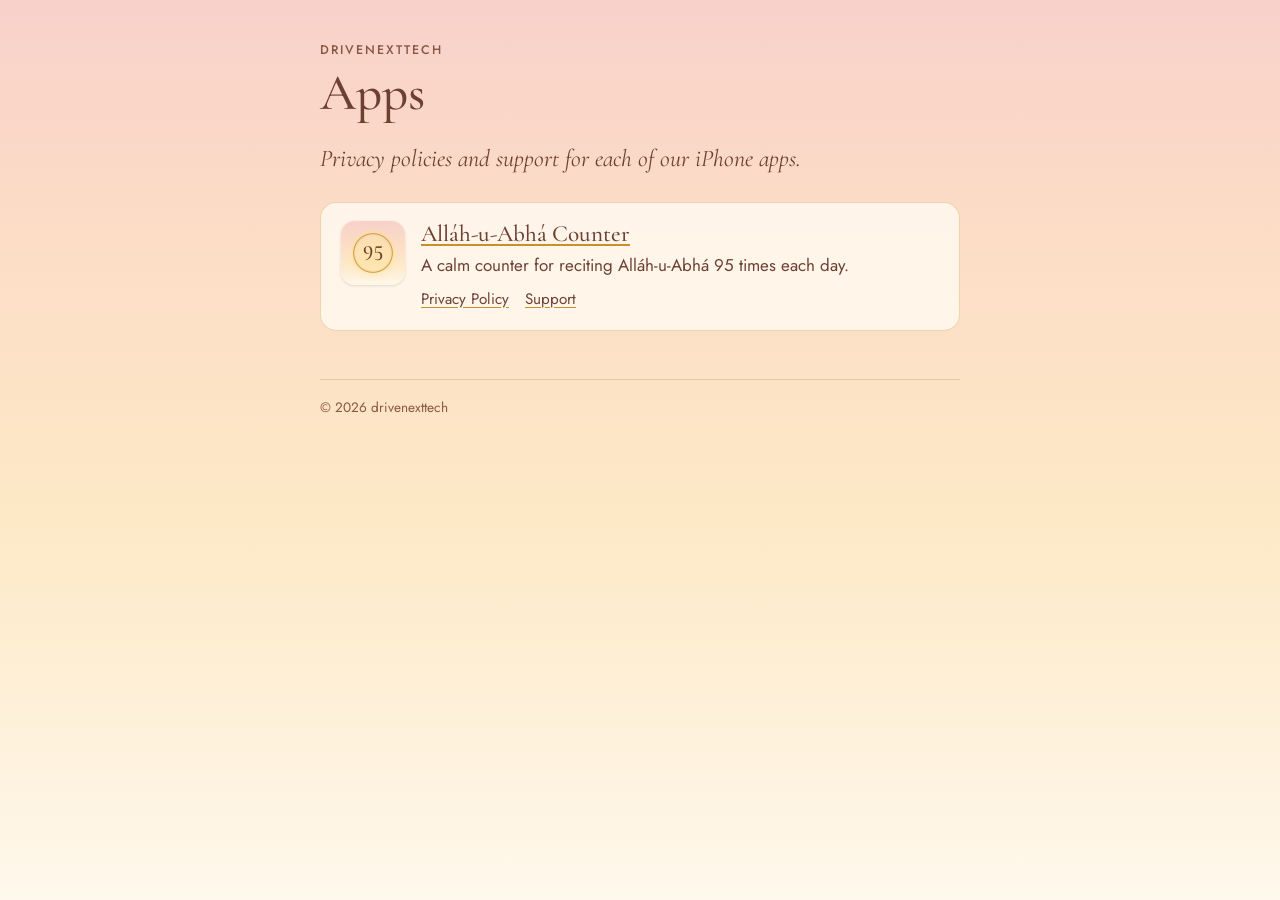
<file: index.html>
<!doctype html>
<html lang="en">
<head>
<meta charset="utf-8">
<meta name="viewport" content="width=device-width, initial-scale=1">
<title>drivenexttech apps</title>
<meta name="description" content="iPhone apps by drivenexttech, with privacy policies and support for each.">
<link rel="icon" href="assets/allah-u-abha-counter-icon.png">
<link rel="stylesheet" href="assets/style.css">
</head>
<body>
<div class="wrap">
  <main>
    <div class="title">
      <p class="eyebrow">drivenexttech</p>
      <h1>Apps</h1>
      <p class="lede">Privacy policies and support for each of our iPhone apps.</p>
    </div>

    <ul class="apps">
      <li class="app">
        <img src="assets/allah-u-abha-counter-icon.png" alt="">
        <div>
          <h2><a href="allah-u-abha-counter/"><span class="nb">Alláh-u-Abhá</span> Counter</a></h2>
          <p>A calm counter for reciting <span class="nb">Alláh-u-Abhá</span> 95 times each day.</p>
          <div class="links">
            <a href="allah-u-abha-counter/privacy/">Privacy Policy</a>
            <a href="allah-u-abha-counter/support/">Support</a>
          </div>
        </div>
      </li>
    </ul>
  </main>

  <footer>© 2026 drivenexttech</footer>
</div>
</body>
</html>
</file>
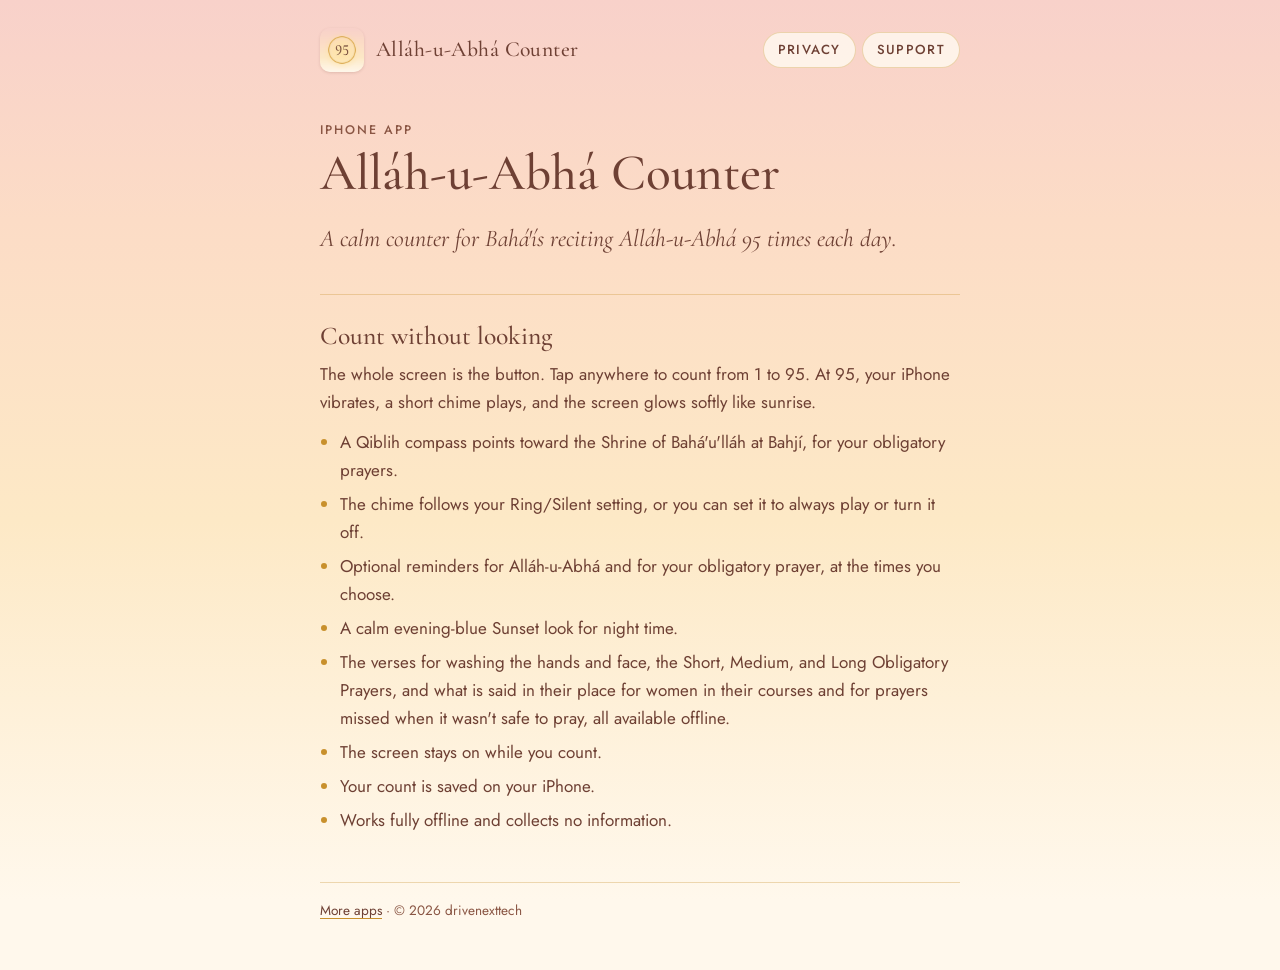
<file: allah-u-abha-counter/index.html>
<!doctype html>
<html lang="en">
<head>
<meta charset="utf-8">
<meta name="viewport" content="width=device-width, initial-scale=1">
<title>Alláh-u-Abhá Counter</title>
<meta name="description" content="A calm iPhone counter for reciting Alláh-u-Abhá 95 times each day.">
<link rel="icon" href="../assets/allah-u-abha-counter-icon.png">
<link rel="stylesheet" href="../assets/style.css">
</head>
<body>
<div class="wrap">
  <header class="top">
    <a class="brand" href="./">
      <img src="../assets/allah-u-abha-counter-icon.png" alt="">
      <span><span class="nb">Alláh-u-Abhá</span> Counter</span>
    </a>
    <nav class="nav" aria-label="App pages">
      <a href="privacy/">Privacy</a>
      <a href="support/">Support</a>
    </nav>
  </header>

  <main>
    <div class="title">
      <p class="eyebrow">iPhone app</p>
      <h1><span class="nb">Alláh-u-Abhá</span> Counter</h1>
      <p class="lede">A calm counter for Bahá'ís reciting <span class="nb">Alláh-u-Abhá</span> 95 times each day.</p>
    </div>

    <section>
      <h2>Count without looking</h2>
      <p>The whole screen is the button. Tap anywhere to count from 1 to 95. At 95, your iPhone vibrates, a short chime plays, and the screen glows softly like sunrise.</p>
      <ul>
        <li>A Qiblih compass points toward the Shrine of Bahá'u'lláh at Bahjí, for your obligatory prayers.</li>
        <li>The chime follows your Ring/Silent setting, or you can set it to always play or turn it off.</li>
        <li>Optional reminders for <span class="nb">Alláh-u-Abhá</span> and for your obligatory prayer, at the times you choose.</li>
        <li>A calm evening-blue Sunset look for night time.</li>
        <li>The verses for washing the hands and face, the Short, Medium, and Long Obligatory Prayers, and what is said in their place for women in their courses and for prayers missed when it wasn't safe to pray, all available offline.</li>
        <li>The screen stays on while you count.</li>
        <li>Your count is saved on your iPhone.</li>
        <li>Works fully offline and collects no information.</li>
      </ul>
    </section>
  </main>

  <footer><a href="../">More apps</a> · © 2026 drivenexttech</footer>
</div>
</body>
</html>
</file>
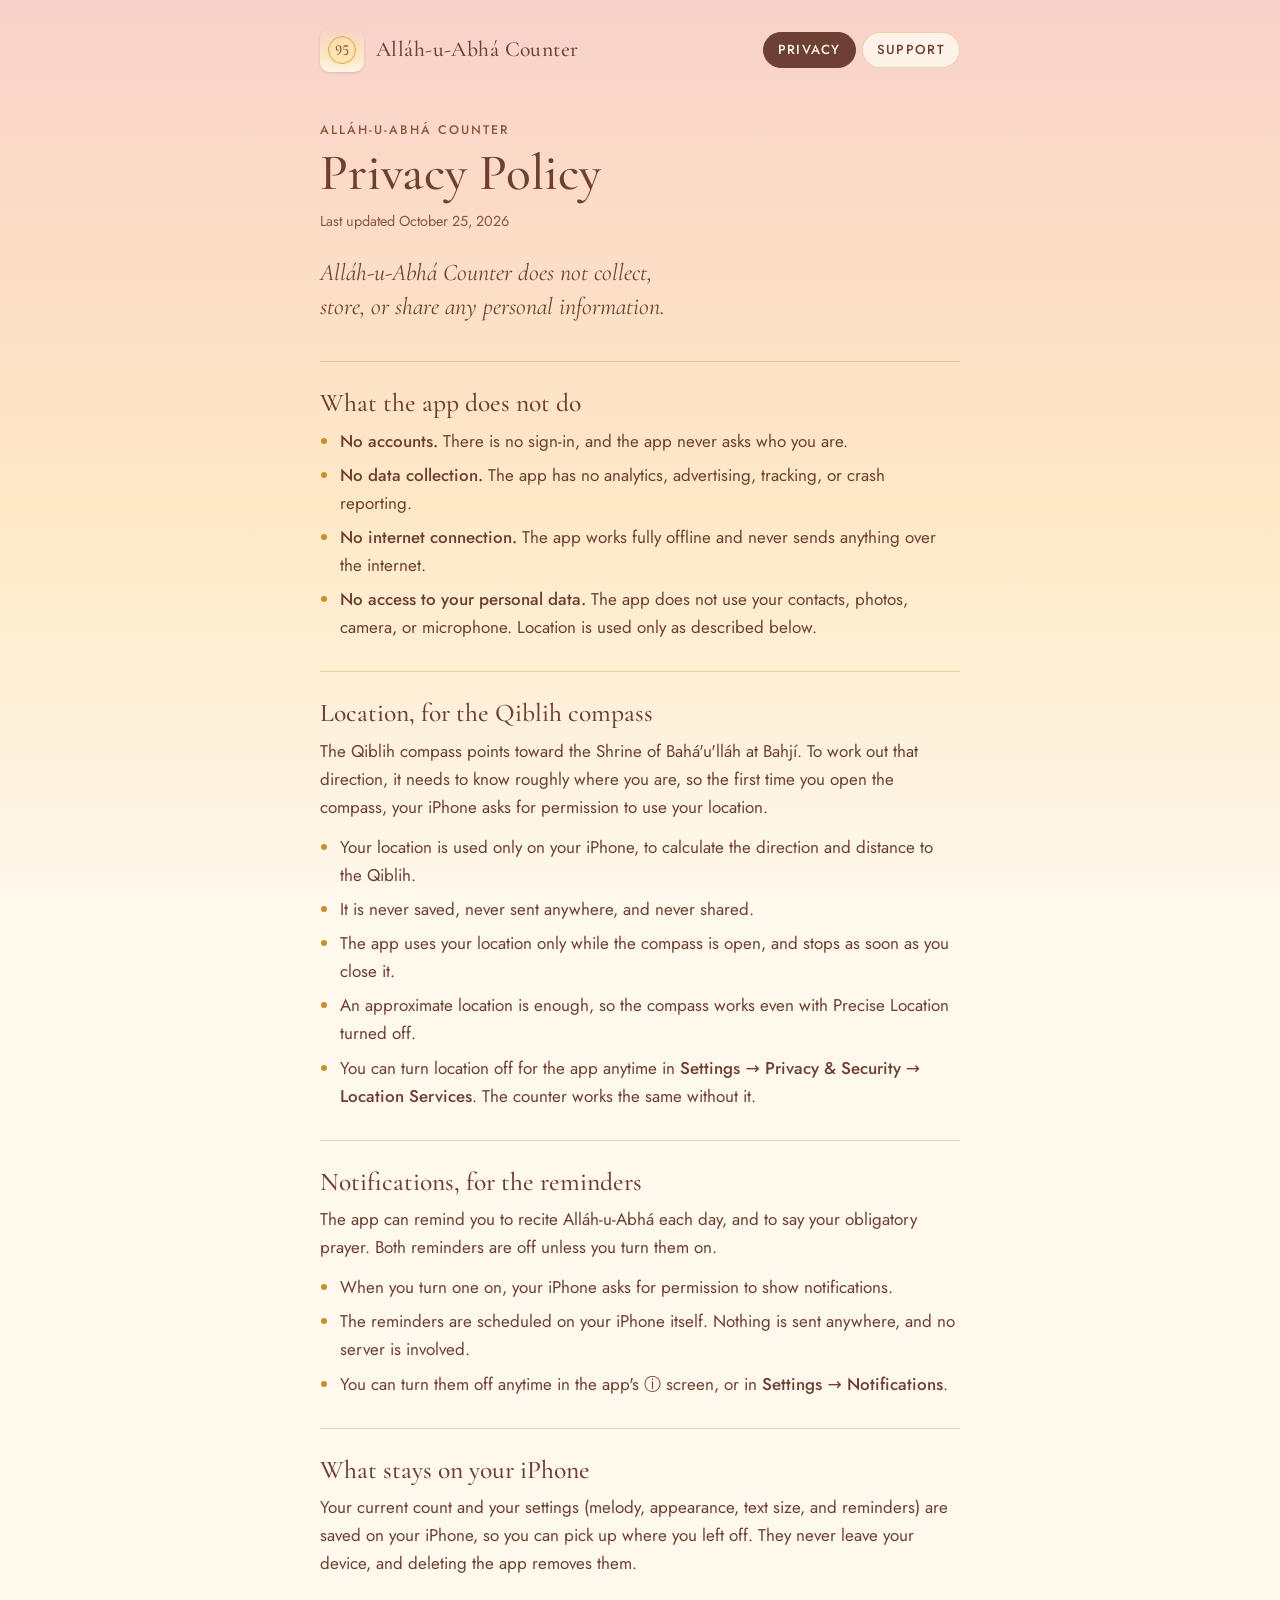
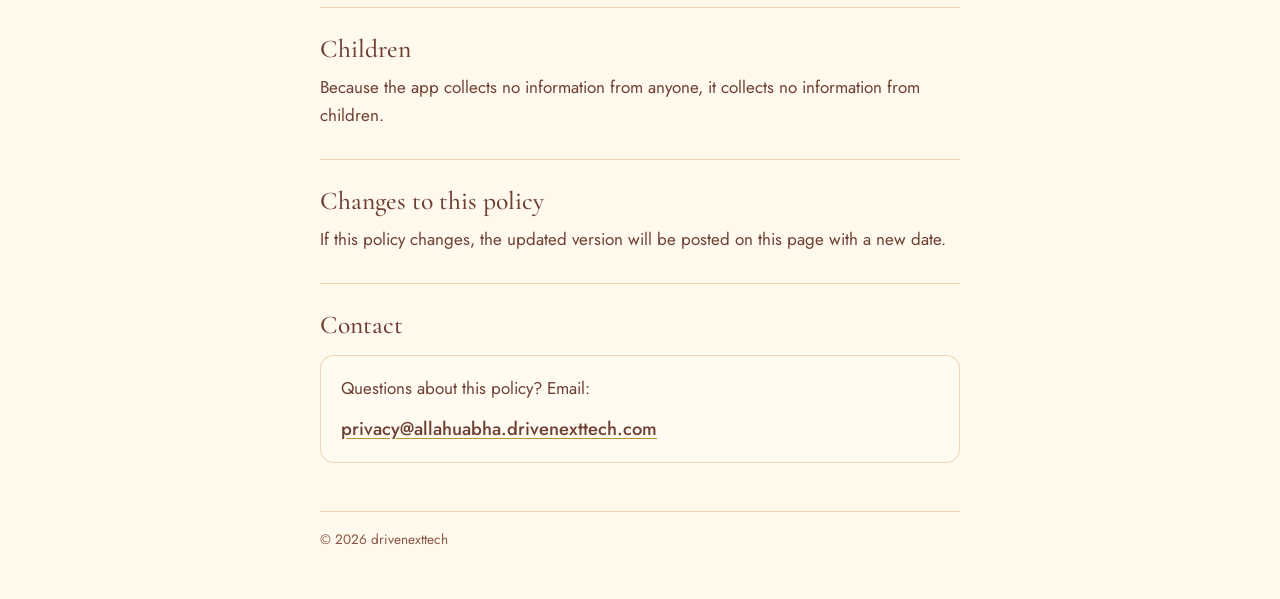
<file: allah-u-abha-counter/privacy/index.html>
<!doctype html>
<html lang="en">
<head>
<meta charset="utf-8">
<meta name="viewport" content="width=device-width, initial-scale=1">
<title>Privacy Policy · Alláh-u-Abhá Counter</title>
<meta name="description" content="Privacy policy for the Alláh-u-Abhá Counter iPhone app. The app collects no personal information.">
<link rel="icon" href="../../assets/allah-u-abha-counter-icon.png">
<link rel="stylesheet" href="../../assets/style.css">
</head>
<body>
<div class="wrap">
  <header class="top">
    <a class="brand" href="../">
      <img src="../../assets/allah-u-abha-counter-icon.png" alt="">
      <span><span class="nb">Alláh-u-Abhá</span> Counter</span>
    </a>
    <nav class="nav" aria-label="App pages">
      <a href="./" aria-current="page">Privacy</a>
      <a href="../support/">Support</a>
    </nav>
  </header>

  <main>
    <div class="title">
      <p class="eyebrow"><span class="nb">Alláh-u-Abhá</span> Counter</p>
      <h1>Privacy Policy</h1>
      <p class="updated">Last updated October 25, 2026</p>
      <p class="lede"><span class="nb">Alláh-u-Abhá</span> Counter does not collect, store, or share any personal information.</p>
    </div>

    <section>
      <h2>What the app does not do</h2>
      <ul>
        <li><strong>No accounts.</strong> There is no sign-in, and the app never asks who you are.</li>
        <li><strong>No data collection.</strong> The app has no analytics, advertising, tracking, or crash reporting.</li>
        <li><strong>No internet connection.</strong> The app works fully offline and never sends anything over the internet.</li>
        <li><strong>No access to your personal data.</strong> The app does not use your contacts, photos, camera, or microphone. Location is used only as described below.</li>
      </ul>
    </section>

    <section>
      <h2>Location, for the Qiblih compass</h2>
      <p>The Qiblih compass points toward the Shrine of Bahá'u'lláh at Bahjí. To work out that direction, it needs to know roughly where you are, so the first time you open the compass, your iPhone asks for permission to use your location.</p>
      <ul>
        <li>Your location is used only on your iPhone, to calculate the direction and distance to the Qiblih.</li>
        <li>It is never saved, never sent anywhere, and never shared.</li>
        <li>The app uses your location only while the compass is open, and stops as soon as you close it.</li>
        <li>An approximate location is enough, so the compass works even with Precise Location turned off.</li>
        <li>You can turn location off for the app anytime in <strong>Settings → Privacy &amp; Security → Location Services</strong>. The counter works the same without it.</li>
      </ul>
    </section>

    <section>
      <h2>Notifications, for the reminders</h2>
      <p>The app can remind you to recite <span class="nb">Alláh-u-Abhá</span> each day, and to say your obligatory prayer. Both reminders are off unless you turn them on.</p>
      <ul>
        <li>When you turn one on, your iPhone asks for permission to show notifications.</li>
        <li>The reminders are scheduled on your iPhone itself. Nothing is sent anywhere, and no server is involved.</li>
        <li>You can turn them off anytime in the app's ⓘ screen, or in <strong>Settings → Notifications</strong>.</li>
      </ul>
    </section>

    <section>
      <h2>What stays on your iPhone</h2>
      <p>Your current count and your settings (melody, appearance, text size, and reminders) are saved on your iPhone, so you can pick up where you left off. They never leave your device, and deleting the app removes them.</p>
    </section>

    <section>
      <h2>Children</h2>
      <p>Because the app collects no information from anyone, it collects no information from children.</p>
    </section>

    <section>
      <h2>Changes to this policy</h2>
      <p>If this policy changes, the updated version will be posted on this page with a new date.</p>
    </section>

    <section>
      <h2>Contact</h2>
      <div class="contact">
        <p>Questions about this policy? Email:</p>
        <p class="email"><a data-user="privacy" data-domain="allahuabha.drivenexttech.com" href="#">privacy [at] allahuabha.drivenexttech.com</a></p>
      </div>
    </section>
  </main>

  <footer>© 2026 drivenexttech</footer>
</div>
<script src="../../assets/email.js"></script>
</body>
</html>
</file>
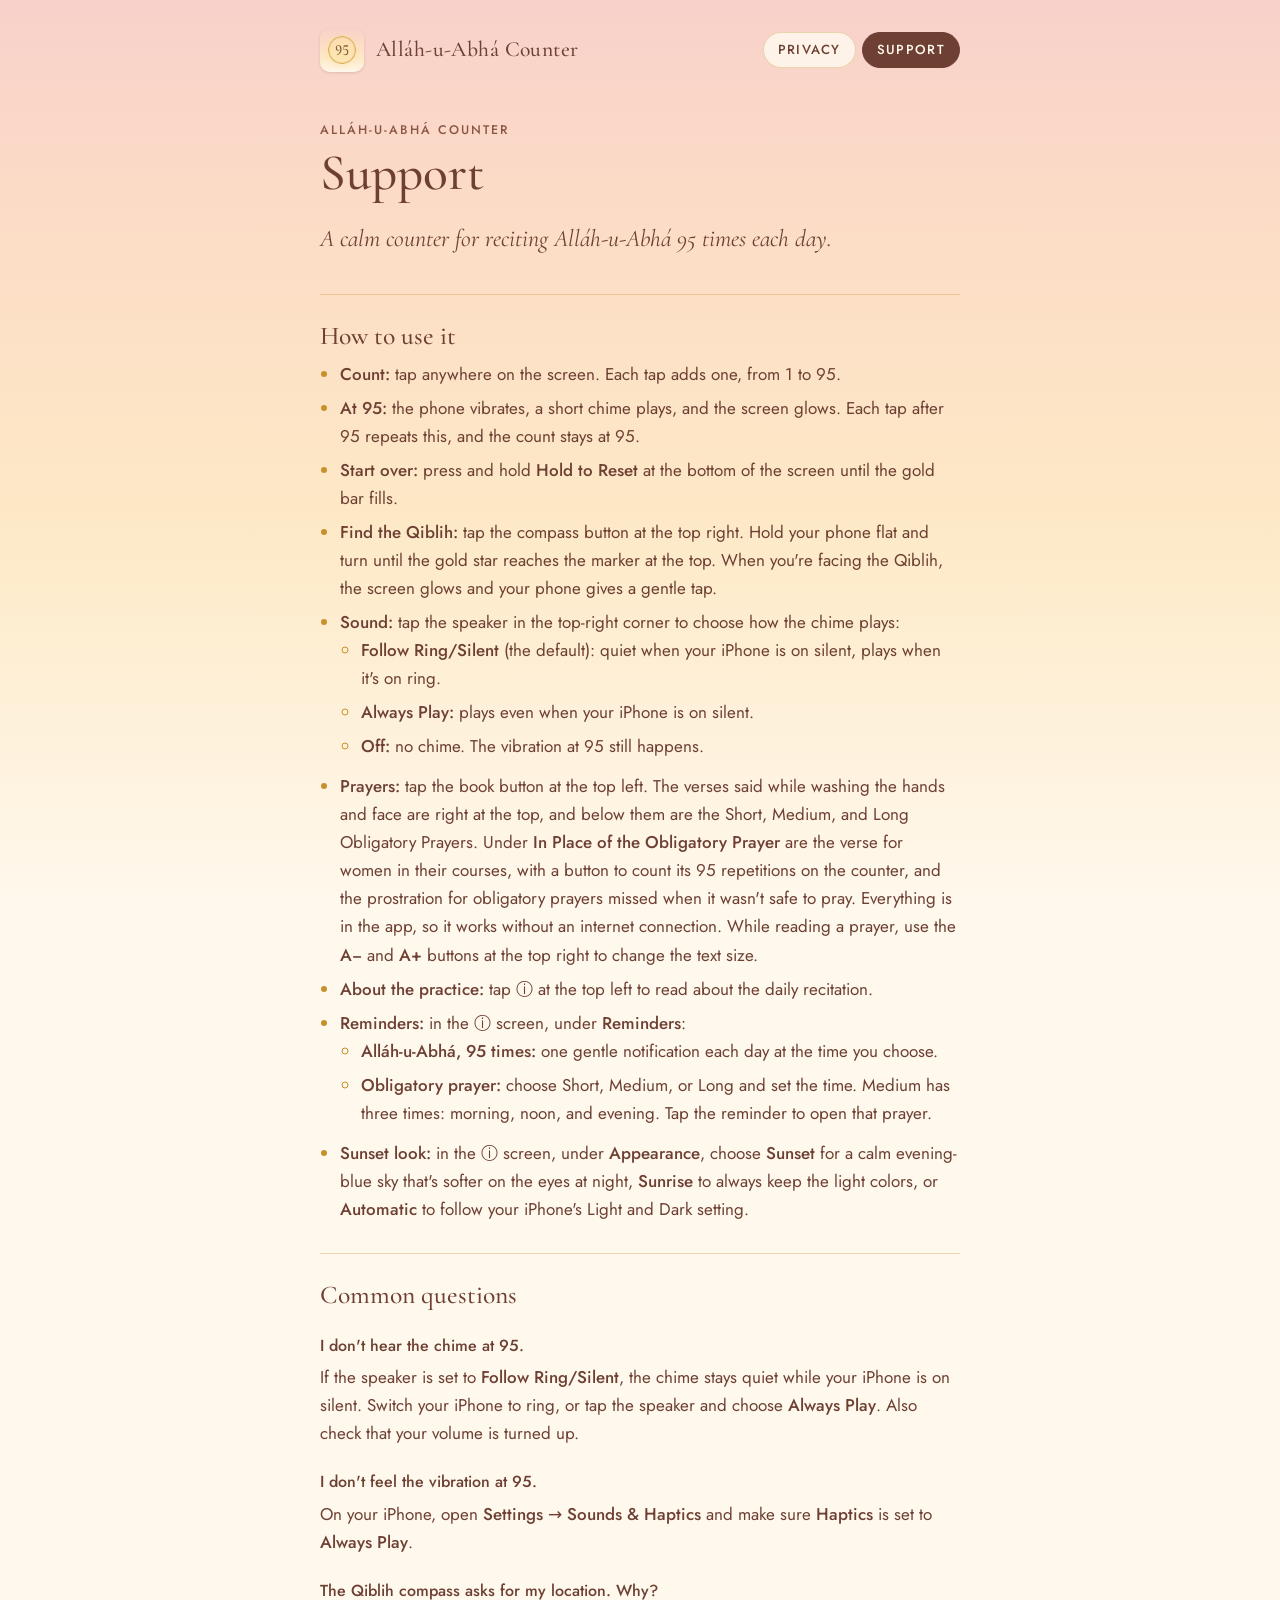
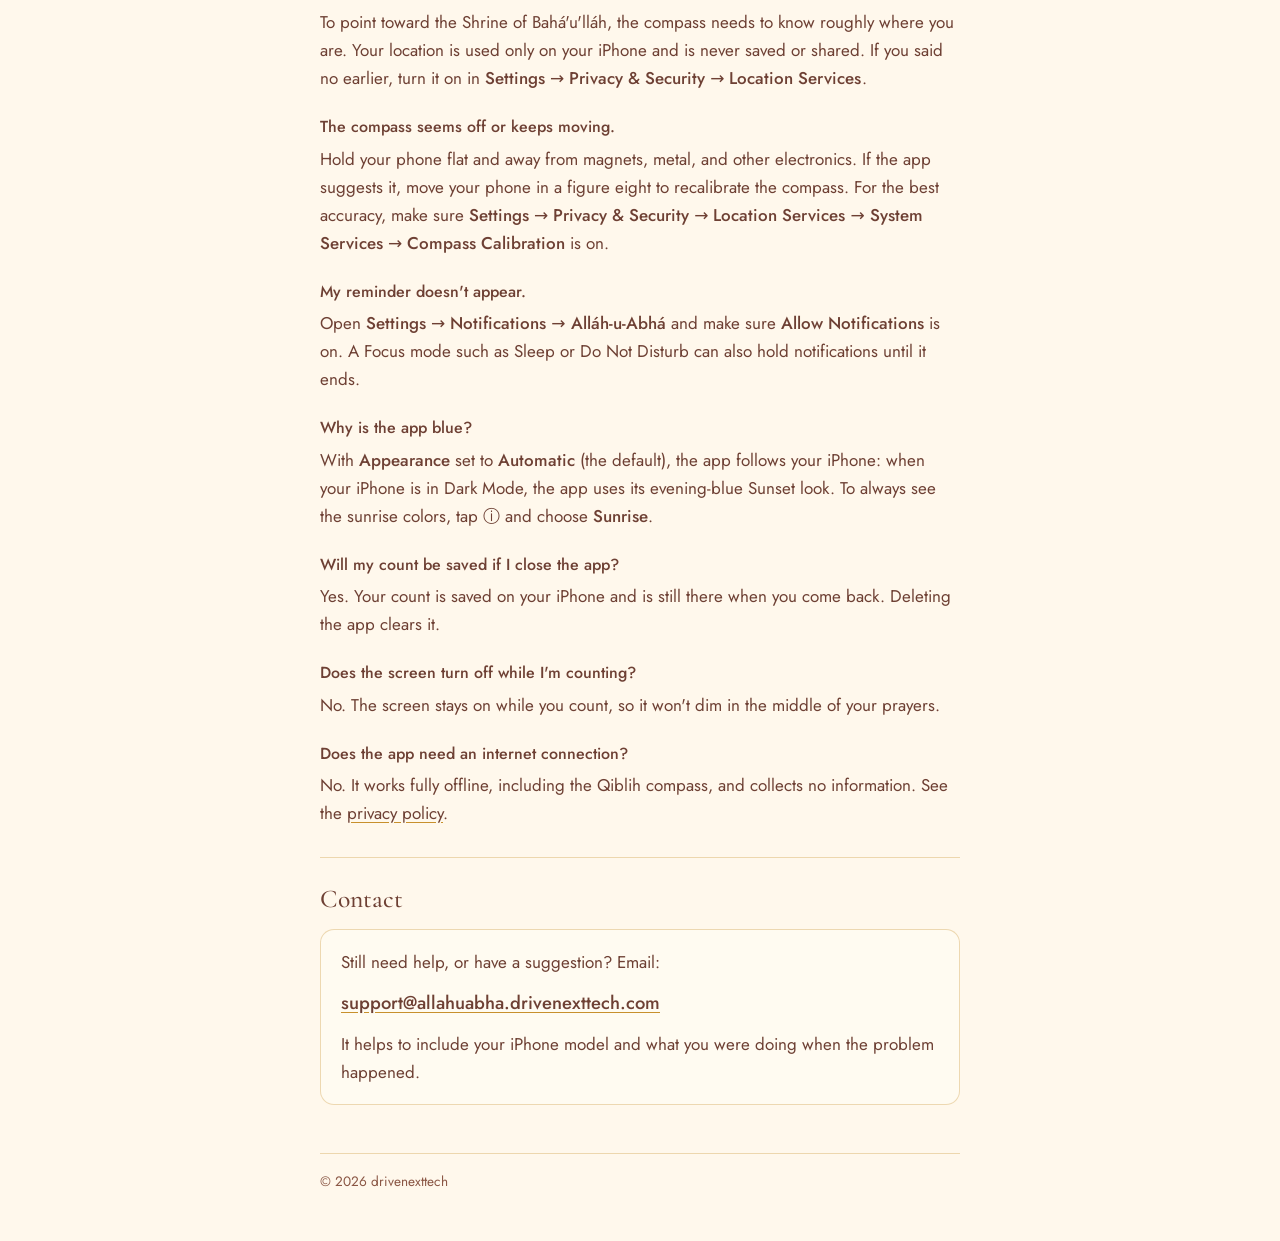
<file: allah-u-abha-counter/support/index.html>
<!doctype html>
<html lang="en">
<head>
<meta charset="utf-8">
<meta name="viewport" content="width=device-width, initial-scale=1">
<title>Support · Alláh-u-Abhá Counter</title>
<meta name="description" content="Help and contact for the Alláh-u-Abhá Counter iPhone app.">
<link rel="icon" href="../../assets/allah-u-abha-counter-icon.png">
<link rel="stylesheet" href="../../assets/style.css">
</head>
<body>
<div class="wrap">
  <header class="top">
    <a class="brand" href="../">
      <img src="../../assets/allah-u-abha-counter-icon.png" alt="">
      <span><span class="nb">Alláh-u-Abhá</span> Counter</span>
    </a>
    <nav class="nav" aria-label="App pages">
      <a href="../privacy/">Privacy</a>
      <a href="./" aria-current="page">Support</a>
    </nav>
  </header>

  <main>
    <div class="title">
      <p class="eyebrow"><span class="nb">Alláh-u-Abhá</span> Counter</p>
      <h1>Support</h1>
      <p class="lede">A calm counter for reciting <span class="nb">Alláh-u-Abhá</span> 95 times each day.</p>
    </div>

    <section>
      <h2>How to use it</h2>
      <ul>
        <li><strong>Count:</strong> tap anywhere on the screen. Each tap adds one, from 1 to 95.</li>
        <li><strong>At 95:</strong> the phone vibrates, a short chime plays, and the screen glows. Each tap after 95 repeats this, and the count stays at 95.</li>
        <li><strong>Start over:</strong> press and hold <strong>Hold to Reset</strong> at the bottom of the screen until the gold bar fills.</li>
        <li><strong>Find the Qiblih:</strong> tap the compass button at the top right. Hold your phone flat and turn until the gold star reaches the marker at the top. When you're facing the Qiblih, the screen glows and your phone gives a gentle tap.</li>
        <li><strong>Sound:</strong> tap the speaker in the top-right corner to choose how the chime plays:
          <ul>
            <li><strong>Follow Ring/Silent</strong> (the default): quiet when your iPhone is on silent, plays when it's on ring.</li>
            <li><strong>Always Play:</strong> plays even when your iPhone is on silent.</li>
            <li><strong>Off:</strong> no chime. The vibration at 95 still happens.</li>
          </ul>
        </li>
        <li><strong>Prayers:</strong> tap the book button at the top left. The verses said while washing the hands and face are right at the top, and below them are the Short, Medium, and Long Obligatory Prayers. Under <strong>In Place of the Obligatory Prayer</strong> are the verse for women in their courses, with a button to count its 95 repetitions on the counter, and the prostration for obligatory prayers missed when it wasn't safe to pray. Everything is in the app, so it works without an internet connection. While reading a prayer, use the <strong>A−</strong> and <strong>A+</strong> buttons at the top right to change the text size.</li>
        <li><strong>About the practice:</strong> tap <strong>ⓘ</strong> at the top left to read about the daily recitation.</li>
        <li><strong>Reminders:</strong> in the <strong>ⓘ</strong> screen, under <strong>Reminders</strong>:
          <ul>
            <li><strong><span class="nb">Alláh-u-Abhá</span>, 95 times:</strong> one gentle notification each day at the time you choose.</li>
            <li><strong>Obligatory prayer:</strong> choose Short, Medium, or Long and set the time. Medium has three times: morning, noon, and evening. Tap the reminder to open that prayer.</li>
          </ul>
        </li>
        <li><strong>Sunset look:</strong> in the <strong>ⓘ</strong> screen, under <strong>Appearance</strong>, choose <strong>Sunset</strong> for a calm evening-blue sky that's softer on the eyes at night, <strong>Sunrise</strong> to always keep the light colors, or <strong>Automatic</strong> to follow your iPhone's Light and Dark setting.</li>
      </ul>
    </section>

    <section>
      <h2>Common questions</h2>

      <h3>I don't hear the chime at 95.</h3>
      <p>If the speaker is set to <strong>Follow Ring/Silent</strong>, the chime stays quiet while your iPhone is on silent. Switch your iPhone to ring, or tap the speaker and choose <strong>Always Play</strong>. Also check that your volume is turned up.</p>

      <h3>I don't feel the vibration at 95.</h3>
      <p>On your iPhone, open <strong>Settings → Sounds &amp; Haptics</strong> and make sure <strong>Haptics</strong> is set to <strong>Always Play</strong>.</p>

      <h3>The Qiblih compass asks for my location. Why?</h3>
      <p>To point toward the Shrine of Bahá'u'lláh, the compass needs to know roughly where you are. Your location is used only on your iPhone and is never saved or shared. If you said no earlier, turn it on in <strong>Settings → Privacy &amp; Security → Location Services</strong>.</p>

      <h3>The compass seems off or keeps moving.</h3>
      <p>Hold your phone flat and away from magnets, metal, and other electronics. If the app suggests it, move your phone in a figure eight to recalibrate the compass. For the best accuracy, make sure <strong>Settings → Privacy &amp; Security → Location Services → System Services → Compass Calibration</strong> is on.</p>

      <h3>My reminder doesn't appear.</h3>
      <p>Open <strong>Settings → Notifications → <span class="nb">Alláh-u-Abhá</span></strong> and make sure <strong>Allow Notifications</strong> is on. A Focus mode such as Sleep or Do Not Disturb can also hold notifications until it ends.</p>

      <h3>Why is the app blue?</h3>
      <p>With <strong>Appearance</strong> set to <strong>Automatic</strong> (the default), the app follows your iPhone: when your iPhone is in Dark Mode, the app uses its evening-blue Sunset look. To always see the sunrise colors, tap <strong>ⓘ</strong> and choose <strong>Sunrise</strong>.</p>

      <h3>Will my count be saved if I close the app?</h3>
      <p>Yes. Your count is saved on your iPhone and is still there when you come back. Deleting the app clears it.</p>

      <h3>Does the screen turn off while I'm counting?</h3>
      <p>No. The screen stays on while you count, so it won't dim in the middle of your prayers.</p>

      <h3>Does the app need an internet connection?</h3>
      <p>No. It works fully offline, including the Qiblih compass, and collects no information. See the <a href="../privacy/">privacy policy</a>.</p>
    </section>

    <section>
      <h2>Contact</h2>
      <div class="contact">
        <p>Still need help, or have a suggestion? Email:</p>
        <p class="email"><a data-user="support" data-domain="allahuabha.drivenexttech.com" href="#">support [at] allahuabha.drivenexttech.com</a></p>
        <p>It helps to include your iPhone model and what you were doing when the problem happened.</p>
      </div>
    </section>
  </main>

  <footer>© 2026 drivenexttech</footer>
</div>
<script src="../../assets/email.js"></script>
</body>
</html>
</file>
<file: assets/style.css>
/* drivenexttech app pages: the same light sunrise palette as the apps.
   Fonts are hosted here (not loaded from Google), so the pages make no outside requests. */

@font-face { font-family: "Cormorant Garamond"; font-style: normal; font-weight: 500; font-display: swap;
  src: url("fonts/cormorant-garamond-latin-500-normal.woff2") format("woff2"); }
@font-face { font-family: "Cormorant Garamond"; font-style: italic; font-weight: 400; font-display: swap;
  src: url("fonts/cormorant-garamond-latin-400-italic.woff2") format("woff2"); }
@font-face { font-family: "Jost"; font-style: normal; font-weight: 400; font-display: swap;
  src: url("fonts/jost-latin-400-normal.woff2") format("woff2"); }
@font-face { font-family: "Jost"; font-style: normal; font-weight: 500; font-display: swap;
  src: url("fonts/jost-latin-500-normal.woff2") format("woff2"); }

:root {
  --dawn-top: #f8d1ca;
  --dawn-peach: #fcdcc6;
  --dawn-gold: #fde9c6;
  --dawn-cream: #fff8ec;
  --ink: #6e4034;
  --ink-soft: #8a5644;
  --gold: #c8902c;
  --line: rgba(200, 144, 44, 0.32);
  --panel: rgba(255, 251, 243, 0.78);
  --display: "Cormorant Garamond", "Iowan Old Style", "Palatino Linotype", Georgia, serif;
  --body: "Jost", "Avenir Next", "Segoe UI", system-ui, sans-serif;
  color-scheme: light;
}

* { box-sizing: border-box; }

html {
  background: var(--dawn-cream);
  -webkit-text-size-adjust: 100%;
}

body {
  margin: 0;
  min-height: 100vh;
  padding-inline: 16px;
  padding-block: 0 48px;
  background:
    linear-gradient(180deg, var(--dawn-top) 0, var(--dawn-peach) 220px, var(--dawn-gold) 520px, var(--dawn-cream) 900px)
    no-repeat var(--dawn-cream);
  color: var(--ink);
  font-family: var(--body);
  font-size: 1.0625rem;
  line-height: 1.65;
}

.wrap {
  max-width: 40rem;
  margin-inline: auto;
}

/* Site header: app icon, app name, page links */
.top {
  display: flex;
  flex-wrap: wrap;
  align-items: center;
  justify-content: space-between;
  gap: 12px 20px;
  padding-block: 28px 8px;
}
.brand {
  display: flex;
  align-items: center;
  gap: 12px;
  color: var(--ink);
  text-decoration: none;
  min-width: 0;
}
.brand img {
  width: 44px;
  height: 44px;
  border-radius: 10px;
  box-shadow: 0 1px 3px rgba(110, 64, 52, 0.18);
  flex: none;
}
.brand span {
  font-family: var(--display);
  font-weight: 500;
  font-size: 1.35rem;
  letter-spacing: 0.02em;
  line-height: 1.2;
}
.nav {
  display: flex;
  gap: 6px;
}
.nav a {
  padding: 6px 14px;
  border-radius: 999px;
  border: 1px solid var(--line);
  background: var(--panel);
  color: var(--ink);
  font-size: 0.82rem;
  font-weight: 500;
  letter-spacing: 0.1em;
  text-transform: uppercase;
  text-decoration: none;
}
.nav a[aria-current="page"] {
  background: var(--ink);
  border-color: var(--ink);
  color: var(--dawn-cream);
}

/* Page heading */
.title {
  padding-block: 40px 8px;
}
.eyebrow {
  margin: 0 0 6px;
  font-size: 0.78rem;
  font-weight: 500;
  letter-spacing: 0.16em;
  text-transform: uppercase;
  color: var(--ink-soft);
}
h1 {
  margin: 0;
  font-family: var(--display);
  font-weight: 500;
  font-size: clamp(2.4rem, 9vw, 3.2rem);
  line-height: 1.05;
  text-wrap: balance;
}
.updated {
  margin: 10px 0 0;
  font-size: 0.9rem;
  color: var(--ink-soft);
}
.lede {
  margin: 22px 0 0;
  font-family: var(--display);
  font-style: italic;
  font-size: 1.5rem;
  line-height: 1.4;
  text-wrap: balance;
}

/* Content */
main section {
  padding-block: 26px 0;
  border-top: 1px solid var(--line);
  margin-top: 30px;
}
h2 {
  margin: 0 0 8px;
  font-family: var(--display);
  font-weight: 500;
  font-size: 1.6rem;
  line-height: 1.2;
}
h3 {
  margin: 22px 0 4px;
  font-size: 1rem;
  font-weight: 500;
}
p { margin: 0 0 12px; }
ul {
  margin: 0 0 12px;
  padding-left: 1.2em;
}
li { margin-bottom: 6px; }
li::marker { color: var(--gold); }
strong { font-weight: 500; }

a { color: var(--ink); text-decoration-color: var(--gold); text-underline-offset: 3px; }
a:hover { text-decoration-thickness: 2px; }
a:focus-visible, .nav a:focus-visible { outline: 2px solid var(--gold); outline-offset: 3px; }

/* The contact box */
.contact {
  margin-top: 14px;
  padding: 18px 20px;
  border: 1px solid var(--line);
  border-radius: 14px;
  background: var(--panel);
}
.contact p:last-child { margin-bottom: 0; }
.email {
  font-size: 1.15rem;
  font-weight: 500;
  overflow-wrap: anywhere;
}

/* Homepage app list */
.apps {
  list-style: none;
  padding: 0;
  margin: 18px 0 0;
}
.app {
  display: flex;
  gap: 16px;
  align-items: flex-start;
  padding: 18px 20px;
  border: 1px solid var(--line);
  border-radius: 16px;
  background: var(--panel);
}
.app img {
  width: 64px;
  height: 64px;
  border-radius: 14px;
  flex: none;
  box-shadow: 0 1px 3px rgba(110, 64, 52, 0.18);
}
.app div { min-width: 0; }
.app h2 { margin-bottom: 2px; font-size: 1.45rem; }
.app p { margin-bottom: 8px; }
.links {
  display: flex;
  flex-wrap: wrap;
  gap: 4px 16px;
  font-size: 0.95rem;
}

footer {
  margin-top: 48px;
  padding-top: 16px;
  border-top: 1px solid var(--line);
  font-size: 0.85rem;
  color: var(--ink-soft);
}

/* Keep the name "Alláh-u-Abhá" on one line instead of breaking at its hyphens */
.nb { white-space: nowrap; }
</file>
